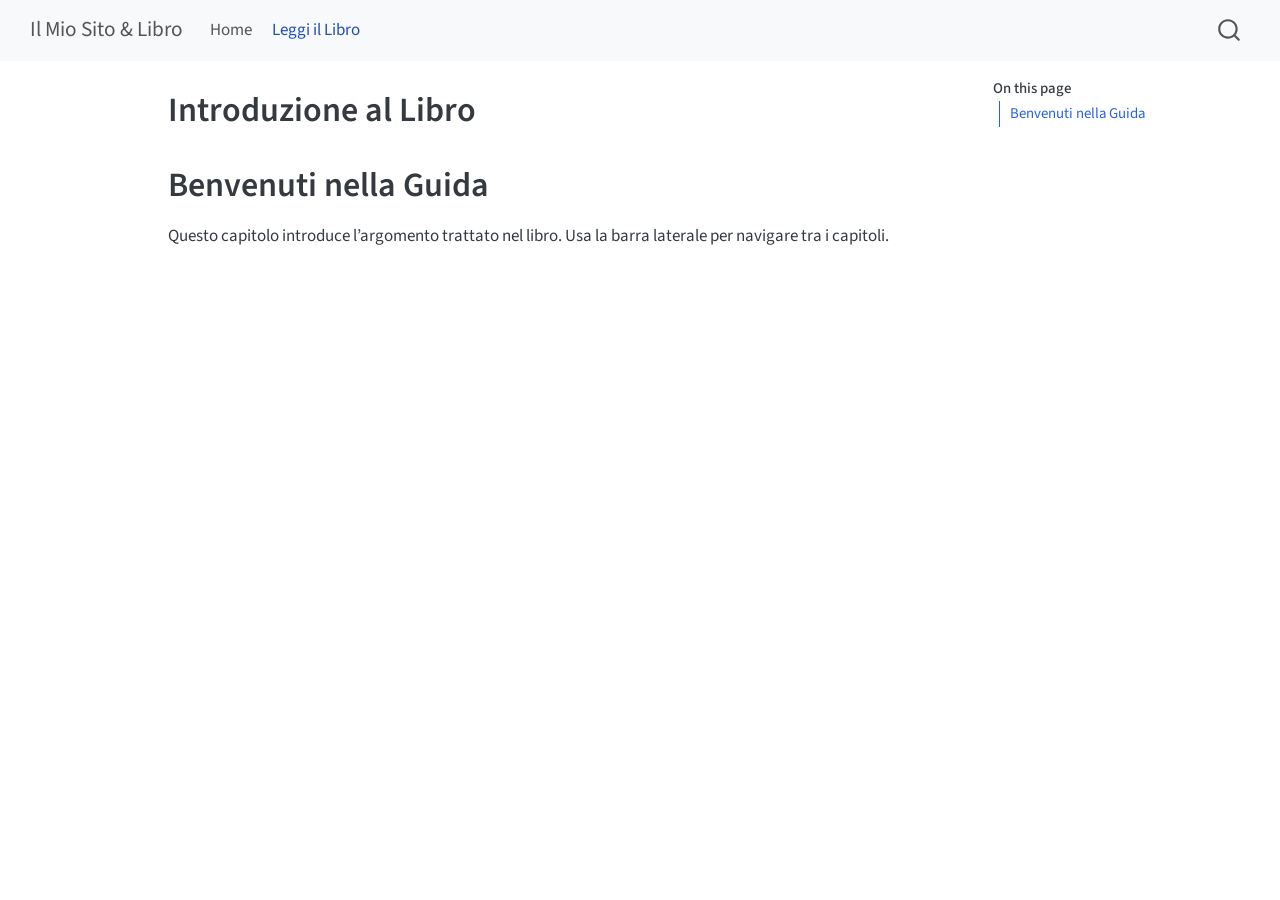
<file: libro/index.html>
<!DOCTYPE html>
<html xmlns="http://www.w3.org/1999/xhtml" lang="en" xml:lang="en"><head>

<meta charset="utf-8">
<meta name="generator" content="quarto-1.8.27">

<meta name="viewport" content="width=device-width, initial-scale=1.0, user-scalable=yes">


<title>Introduzione al Libro – Il Mio Sito &amp; Libro</title>
<style>
code{white-space: pre-wrap;}
span.smallcaps{font-variant: small-caps;}
div.columns{display: flex; gap: min(4vw, 1.5em);}
div.column{flex: auto; overflow-x: auto;}
div.hanging-indent{margin-left: 1.5em; text-indent: -1.5em;}
ul.task-list{list-style: none;}
ul.task-list li input[type="checkbox"] {
  width: 0.8em;
  margin: 0 0.8em 0.2em -1em; /* quarto-specific, see https://github.com/quarto-dev/quarto-cli/issues/4556 */ 
  vertical-align: middle;
}
</style>


<script src="../site_libs/quarto-nav/quarto-nav.js"></script>
<script src="../site_libs/quarto-nav/headroom.min.js"></script>
<script src="../site_libs/clipboard/clipboard.min.js"></script>
<script src="../site_libs/quarto-search/autocomplete.umd.js"></script>
<script src="../site_libs/quarto-search/fuse.min.js"></script>
<script src="../site_libs/quarto-search/quarto-search.js"></script>
<meta name="quarto:offset" content="../">
<script src="../site_libs/quarto-html/quarto.js" type="module"></script>
<script src="../site_libs/quarto-html/tabsets/tabsets.js" type="module"></script>
<script src="../site_libs/quarto-html/axe/axe-check.js" type="module"></script>
<script src="../site_libs/quarto-html/popper.min.js"></script>
<script src="../site_libs/quarto-html/tippy.umd.min.js"></script>
<script src="../site_libs/quarto-html/anchor.min.js"></script>
<link href="../site_libs/quarto-html/tippy.css" rel="stylesheet">
<link href="../site_libs/quarto-html/quarto-syntax-highlighting-ed96de9b727972fe78a7b5d16c58bf87.css" rel="stylesheet" id="quarto-text-highlighting-styles">
<script src="../site_libs/bootstrap/bootstrap.min.js"></script>
<link href="../site_libs/bootstrap/bootstrap-icons.css" rel="stylesheet">
<link href="../site_libs/bootstrap/bootstrap-e31584831b205ffbb2d98406f31c2a5b.min.css" rel="stylesheet" append-hash="true" id="quarto-bootstrap" data-mode="light">
<script id="quarto-search-options" type="application/json">{
  "location": "navbar",
  "copy-button": false,
  "collapse-after": 3,
  "panel-placement": "end",
  "type": "overlay",
  "limit": 50,
  "keyboard-shortcut": [
    "f",
    "/",
    "s"
  ],
  "show-item-context": false,
  "language": {
    "search-no-results-text": "No results",
    "search-matching-documents-text": "matching documents",
    "search-copy-link-title": "Copy link to search",
    "search-hide-matches-text": "Hide additional matches",
    "search-more-match-text": "more match in this document",
    "search-more-matches-text": "more matches in this document",
    "search-clear-button-title": "Clear",
    "search-text-placeholder": "",
    "search-detached-cancel-button-title": "Cancel",
    "search-submit-button-title": "Submit",
    "search-label": "Search"
  }
}</script>


</head>

<body class="nav-fixed quarto-light">

<div id="quarto-search-results"></div>
  <header id="quarto-header" class="headroom fixed-top">
    <nav class="navbar navbar-expand-lg " data-bs-theme="dark">
      <div class="navbar-container container-fluid">
      <div class="navbar-brand-container mx-auto">
    <a class="navbar-brand" href="../index.html">
    <span class="navbar-title">Il Mio Sito &amp; Libro</span>
    </a>
  </div>
            <div id="quarto-search" class="" title="Search"></div>
          <button class="navbar-toggler" type="button" data-bs-toggle="collapse" data-bs-target="#navbarCollapse" aria-controls="navbarCollapse" role="menu" aria-expanded="false" aria-label="Toggle navigation" onclick="if (window.quartoToggleHeadroom) { window.quartoToggleHeadroom(); }">
  <span class="navbar-toggler-icon"></span>
</button>
          <div class="collapse navbar-collapse" id="navbarCollapse">
            <ul class="navbar-nav navbar-nav-scroll me-auto">
  <li class="nav-item">
    <a class="nav-link" href="../index.html"> 
<span class="menu-text">Home</span></a>
  </li>  
  <li class="nav-item">
    <a class="nav-link active" href="../libro/index.html" aria-current="page"> 
<span class="menu-text">Leggi il Libro</span></a>
  </li>  
</ul>
          </div> <!-- /navcollapse -->
            <div class="quarto-navbar-tools">
</div>
      </div> <!-- /container-fluid -->
    </nav>
</header>
<!-- content -->
<div id="quarto-content" class="quarto-container page-columns page-rows-contents page-layout-article page-navbar">
<!-- sidebar -->
<!-- margin-sidebar -->
    <div id="quarto-margin-sidebar" class="sidebar margin-sidebar">
        <nav id="TOC" role="doc-toc" class="toc-active">
    <h2 id="toc-title">On this page</h2>
   
  <ul>
  <li><a href="#benvenuti-nella-guida" id="toc-benvenuti-nella-guida" class="nav-link active" data-scroll-target="#benvenuti-nella-guida">Benvenuti nella Guida</a></li>
  </ul>
</nav>
    </div>
<!-- main -->
<main class="content" id="quarto-document-content">

<header id="title-block-header" class="quarto-title-block default">
<div class="quarto-title">
<h1 class="title">Introduzione al Libro</h1>
</div>



<div class="quarto-title-meta">

    
  
    
  </div>
  


</header>


<section id="benvenuti-nella-guida" class="level1">
<h1>Benvenuti nella Guida</h1>
<p>Questo capitolo introduce l’argomento trattato nel libro. Usa la barra laterale per navigare tra i capitoli.</p>


</section>

</main> <!-- /main -->
<script id="quarto-html-after-body" type="application/javascript">
  window.document.addEventListener("DOMContentLoaded", function (event) {
    const icon = "";
    const anchorJS = new window.AnchorJS();
    anchorJS.options = {
      placement: 'right',
      icon: icon
    };
    anchorJS.add('.anchored');
    const isCodeAnnotation = (el) => {
      for (const clz of el.classList) {
        if (clz.startsWith('code-annotation-')) {                     
          return true;
        }
      }
      return false;
    }
    const onCopySuccess = function(e) {
      // button target
      const button = e.trigger;
      // don't keep focus
      button.blur();
      // flash "checked"
      button.classList.add('code-copy-button-checked');
      var currentTitle = button.getAttribute("title");
      button.setAttribute("title", "Copied!");
      let tooltip;
      if (window.bootstrap) {
        button.setAttribute("data-bs-toggle", "tooltip");
        button.setAttribute("data-bs-placement", "left");
        button.setAttribute("data-bs-title", "Copied!");
        tooltip = new bootstrap.Tooltip(button, 
          { trigger: "manual", 
            customClass: "code-copy-button-tooltip",
            offset: [0, -8]});
        tooltip.show();    
      }
      setTimeout(function() {
        if (tooltip) {
          tooltip.hide();
          button.removeAttribute("data-bs-title");
          button.removeAttribute("data-bs-toggle");
          button.removeAttribute("data-bs-placement");
        }
        button.setAttribute("title", currentTitle);
        button.classList.remove('code-copy-button-checked');
      }, 1000);
      // clear code selection
      e.clearSelection();
    }
    const getTextToCopy = function(trigger) {
      const outerScaffold = trigger.parentElement.cloneNode(true);
      const codeEl = outerScaffold.querySelector('code');
      for (const childEl of codeEl.children) {
        if (isCodeAnnotation(childEl)) {
          childEl.remove();
        }
      }
      return codeEl.innerText;
    }
    const clipboard = new window.ClipboardJS('.code-copy-button:not([data-in-quarto-modal])', {
      text: getTextToCopy
    });
    clipboard.on('success', onCopySuccess);
    if (window.document.getElementById('quarto-embedded-source-code-modal')) {
      const clipboardModal = new window.ClipboardJS('.code-copy-button[data-in-quarto-modal]', {
        text: getTextToCopy,
        container: window.document.getElementById('quarto-embedded-source-code-modal')
      });
      clipboardModal.on('success', onCopySuccess);
    }
      var localhostRegex = new RegExp(/^(?:http|https):\/\/localhost\:?[0-9]*\//);
      var mailtoRegex = new RegExp(/^mailto:/);
        var filterRegex = new RegExp('/' + window.location.host + '/');
      var isInternal = (href) => {
          return filterRegex.test(href) || localhostRegex.test(href) || mailtoRegex.test(href);
      }
      // Inspect non-navigation links and adorn them if external
     var links = window.document.querySelectorAll('a[href]:not(.nav-link):not(.navbar-brand):not(.toc-action):not(.sidebar-link):not(.sidebar-item-toggle):not(.pagination-link):not(.no-external):not([aria-hidden]):not(.dropdown-item):not(.quarto-navigation-tool):not(.about-link)');
      for (var i=0; i<links.length; i++) {
        const link = links[i];
        if (!isInternal(link.href)) {
          // undo the damage that might have been done by quarto-nav.js in the case of
          // links that we want to consider external
          if (link.dataset.originalHref !== undefined) {
            link.href = link.dataset.originalHref;
          }
        }
      }
    function tippyHover(el, contentFn, onTriggerFn, onUntriggerFn) {
      const config = {
        allowHTML: true,
        maxWidth: 500,
        delay: 100,
        arrow: false,
        appendTo: function(el) {
            return el.parentElement;
        },
        interactive: true,
        interactiveBorder: 10,
        theme: 'quarto',
        placement: 'bottom-start',
      };
      if (contentFn) {
        config.content = contentFn;
      }
      if (onTriggerFn) {
        config.onTrigger = onTriggerFn;
      }
      if (onUntriggerFn) {
        config.onUntrigger = onUntriggerFn;
      }
      window.tippy(el, config); 
    }
    const noterefs = window.document.querySelectorAll('a[role="doc-noteref"]');
    for (var i=0; i<noterefs.length; i++) {
      const ref = noterefs[i];
      tippyHover(ref, function() {
        // use id or data attribute instead here
        let href = ref.getAttribute('data-footnote-href') || ref.getAttribute('href');
        try { href = new URL(href).hash; } catch {}
        const id = href.replace(/^#\/?/, "");
        const note = window.document.getElementById(id);
        if (note) {
          return note.innerHTML;
        } else {
          return "";
        }
      });
    }
    const xrefs = window.document.querySelectorAll('a.quarto-xref');
    const processXRef = (id, note) => {
      // Strip column container classes
      const stripColumnClz = (el) => {
        el.classList.remove("page-full", "page-columns");
        if (el.children) {
          for (const child of el.children) {
            stripColumnClz(child);
          }
        }
      }
      stripColumnClz(note)
      if (id === null || id.startsWith('sec-')) {
        // Special case sections, only their first couple elements
        const container = document.createElement("div");
        if (note.children && note.children.length > 2) {
          container.appendChild(note.children[0].cloneNode(true));
          for (let i = 1; i < note.children.length; i++) {
            const child = note.children[i];
            if (child.tagName === "P" && child.innerText === "") {
              continue;
            } else {
              container.appendChild(child.cloneNode(true));
              break;
            }
          }
          if (window.Quarto?.typesetMath) {
            window.Quarto.typesetMath(container);
          }
          return container.innerHTML
        } else {
          if (window.Quarto?.typesetMath) {
            window.Quarto.typesetMath(note);
          }
          return note.innerHTML;
        }
      } else {
        // Remove any anchor links if they are present
        const anchorLink = note.querySelector('a.anchorjs-link');
        if (anchorLink) {
          anchorLink.remove();
        }
        if (window.Quarto?.typesetMath) {
          window.Quarto.typesetMath(note);
        }
        if (note.classList.contains("callout")) {
          return note.outerHTML;
        } else {
          return note.innerHTML;
        }
      }
    }
    for (var i=0; i<xrefs.length; i++) {
      const xref = xrefs[i];
      tippyHover(xref, undefined, function(instance) {
        instance.disable();
        let url = xref.getAttribute('href');
        let hash = undefined; 
        if (url.startsWith('#')) {
          hash = url;
        } else {
          try { hash = new URL(url).hash; } catch {}
        }
        if (hash) {
          const id = hash.replace(/^#\/?/, "");
          const note = window.document.getElementById(id);
          if (note !== null) {
            try {
              const html = processXRef(id, note.cloneNode(true));
              instance.setContent(html);
            } finally {
              instance.enable();
              instance.show();
            }
          } else {
            // See if we can fetch this
            fetch(url.split('#')[0])
            .then(res => res.text())
            .then(html => {
              const parser = new DOMParser();
              const htmlDoc = parser.parseFromString(html, "text/html");
              const note = htmlDoc.getElementById(id);
              if (note !== null) {
                const html = processXRef(id, note);
                instance.setContent(html);
              } 
            }).finally(() => {
              instance.enable();
              instance.show();
            });
          }
        } else {
          // See if we can fetch a full url (with no hash to target)
          // This is a special case and we should probably do some content thinning / targeting
          fetch(url)
          .then(res => res.text())
          .then(html => {
            const parser = new DOMParser();
            const htmlDoc = parser.parseFromString(html, "text/html");
            const note = htmlDoc.querySelector('main.content');
            if (note !== null) {
              // This should only happen for chapter cross references
              // (since there is no id in the URL)
              // remove the first header
              if (note.children.length > 0 && note.children[0].tagName === "HEADER") {
                note.children[0].remove();
              }
              const html = processXRef(null, note);
              instance.setContent(html);
            } 
          }).finally(() => {
            instance.enable();
            instance.show();
          });
        }
      }, function(instance) {
      });
    }
        let selectedAnnoteEl;
        const selectorForAnnotation = ( cell, annotation) => {
          let cellAttr = 'data-code-cell="' + cell + '"';
          let lineAttr = 'data-code-annotation="' +  annotation + '"';
          const selector = 'span[' + cellAttr + '][' + lineAttr + ']';
          return selector;
        }
        const selectCodeLines = (annoteEl) => {
          const doc = window.document;
          const targetCell = annoteEl.getAttribute("data-target-cell");
          const targetAnnotation = annoteEl.getAttribute("data-target-annotation");
          const annoteSpan = window.document.querySelector(selectorForAnnotation(targetCell, targetAnnotation));
          const lines = annoteSpan.getAttribute("data-code-lines").split(",");
          const lineIds = lines.map((line) => {
            return targetCell + "-" + line;
          })
          let top = null;
          let height = null;
          let parent = null;
          if (lineIds.length > 0) {
              //compute the position of the single el (top and bottom and make a div)
              const el = window.document.getElementById(lineIds[0]);
              top = el.offsetTop;
              height = el.offsetHeight;
              parent = el.parentElement.parentElement;
            if (lineIds.length > 1) {
              const lastEl = window.document.getElementById(lineIds[lineIds.length - 1]);
              const bottom = lastEl.offsetTop + lastEl.offsetHeight;
              height = bottom - top;
            }
            if (top !== null && height !== null && parent !== null) {
              // cook up a div (if necessary) and position it 
              let div = window.document.getElementById("code-annotation-line-highlight");
              if (div === null) {
                div = window.document.createElement("div");
                div.setAttribute("id", "code-annotation-line-highlight");
                div.style.position = 'absolute';
                parent.appendChild(div);
              }
              div.style.top = top - 2 + "px";
              div.style.height = height + 4 + "px";
              div.style.left = 0;
              let gutterDiv = window.document.getElementById("code-annotation-line-highlight-gutter");
              if (gutterDiv === null) {
                gutterDiv = window.document.createElement("div");
                gutterDiv.setAttribute("id", "code-annotation-line-highlight-gutter");
                gutterDiv.style.position = 'absolute';
                const codeCell = window.document.getElementById(targetCell);
                const gutter = codeCell.querySelector('.code-annotation-gutter');
                gutter.appendChild(gutterDiv);
              }
              gutterDiv.style.top = top - 2 + "px";
              gutterDiv.style.height = height + 4 + "px";
            }
            selectedAnnoteEl = annoteEl;
          }
        };
        const unselectCodeLines = () => {
          const elementsIds = ["code-annotation-line-highlight", "code-annotation-line-highlight-gutter"];
          elementsIds.forEach((elId) => {
            const div = window.document.getElementById(elId);
            if (div) {
              div.remove();
            }
          });
          selectedAnnoteEl = undefined;
        };
          // Handle positioning of the toggle
      window.addEventListener(
        "resize",
        throttle(() => {
          elRect = undefined;
          if (selectedAnnoteEl) {
            selectCodeLines(selectedAnnoteEl);
          }
        }, 10)
      );
      function throttle(fn, ms) {
      let throttle = false;
      let timer;
        return (...args) => {
          if(!throttle) { // first call gets through
              fn.apply(this, args);
              throttle = true;
          } else { // all the others get throttled
              if(timer) clearTimeout(timer); // cancel #2
              timer = setTimeout(() => {
                fn.apply(this, args);
                timer = throttle = false;
              }, ms);
          }
        };
      }
        // Attach click handler to the DT
        const annoteDls = window.document.querySelectorAll('dt[data-target-cell]');
        for (const annoteDlNode of annoteDls) {
          annoteDlNode.addEventListener('click', (event) => {
            const clickedEl = event.target;
            if (clickedEl !== selectedAnnoteEl) {
              unselectCodeLines();
              const activeEl = window.document.querySelector('dt[data-target-cell].code-annotation-active');
              if (activeEl) {
                activeEl.classList.remove('code-annotation-active');
              }
              selectCodeLines(clickedEl);
              clickedEl.classList.add('code-annotation-active');
            } else {
              // Unselect the line
              unselectCodeLines();
              clickedEl.classList.remove('code-annotation-active');
            }
          });
        }
    const findCites = (el) => {
      const parentEl = el.parentElement;
      if (parentEl) {
        const cites = parentEl.dataset.cites;
        if (cites) {
          return {
            el,
            cites: cites.split(' ')
          };
        } else {
          return findCites(el.parentElement)
        }
      } else {
        return undefined;
      }
    };
    var bibliorefs = window.document.querySelectorAll('a[role="doc-biblioref"]');
    for (var i=0; i<bibliorefs.length; i++) {
      const ref = bibliorefs[i];
      const citeInfo = findCites(ref);
      if (citeInfo) {
        tippyHover(citeInfo.el, function() {
          var popup = window.document.createElement('div');
          citeInfo.cites.forEach(function(cite) {
            var citeDiv = window.document.createElement('div');
            citeDiv.classList.add('hanging-indent');
            citeDiv.classList.add('csl-entry');
            var biblioDiv = window.document.getElementById('ref-' + cite);
            if (biblioDiv) {
              citeDiv.innerHTML = biblioDiv.innerHTML;
            }
            popup.appendChild(citeDiv);
          });
          return popup.innerHTML;
        });
      }
    }
  });
  </script>
</div> <!-- /content -->




</body></html>
</file>
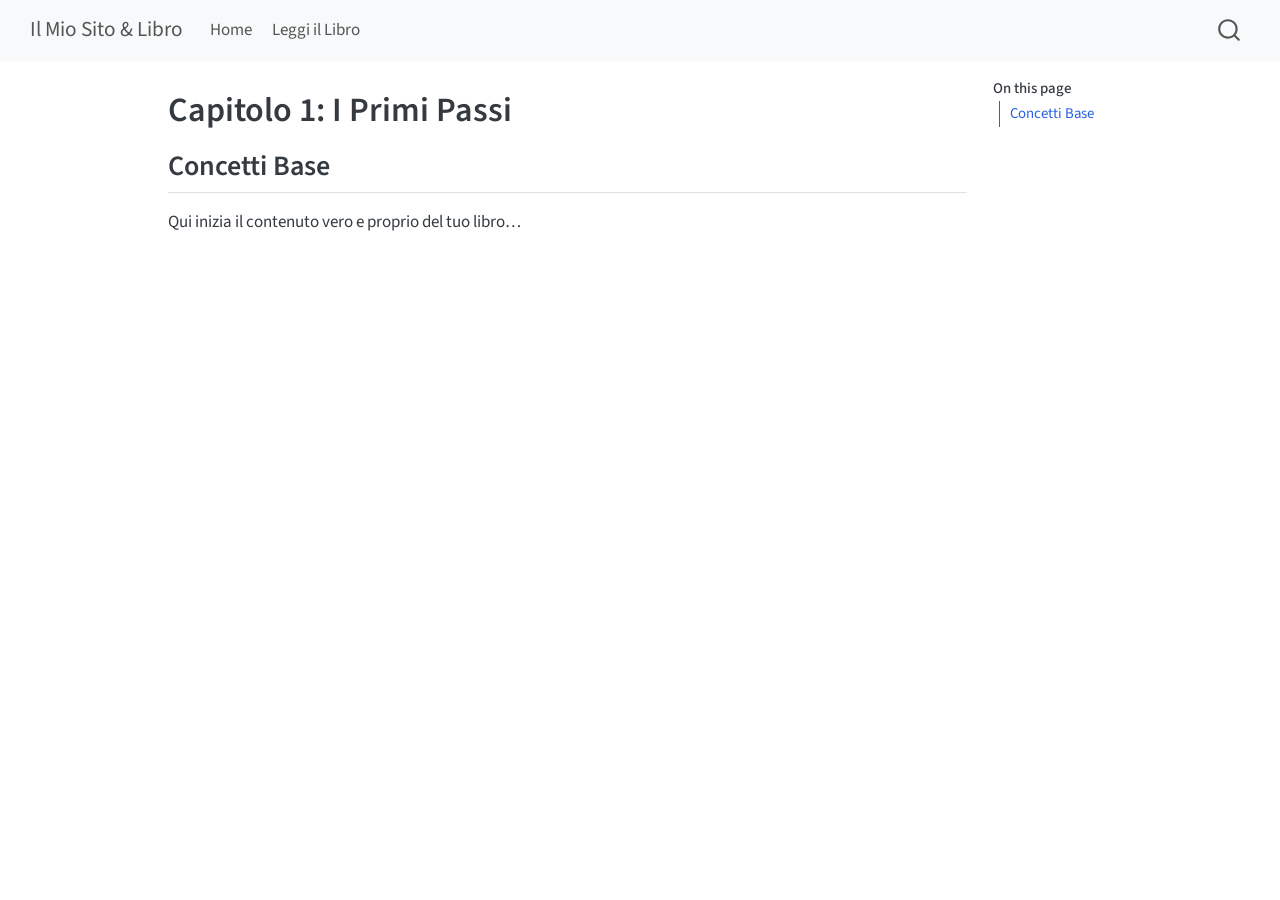
<file: libro/capitolo1.html>
<!DOCTYPE html>
<html xmlns="http://www.w3.org/1999/xhtml" lang="en" xml:lang="en"><head>

<meta charset="utf-8">
<meta name="generator" content="quarto-1.8.27">

<meta name="viewport" content="width=device-width, initial-scale=1.0, user-scalable=yes">


<title>Capitolo 1: I Primi Passi – Il Mio Sito &amp; Libro</title>
<style>
code{white-space: pre-wrap;}
span.smallcaps{font-variant: small-caps;}
div.columns{display: flex; gap: min(4vw, 1.5em);}
div.column{flex: auto; overflow-x: auto;}
div.hanging-indent{margin-left: 1.5em; text-indent: -1.5em;}
ul.task-list{list-style: none;}
ul.task-list li input[type="checkbox"] {
  width: 0.8em;
  margin: 0 0.8em 0.2em -1em; /* quarto-specific, see https://github.com/quarto-dev/quarto-cli/issues/4556 */ 
  vertical-align: middle;
}
</style>


<script src="../site_libs/quarto-nav/quarto-nav.js"></script>
<script src="../site_libs/quarto-nav/headroom.min.js"></script>
<script src="../site_libs/clipboard/clipboard.min.js"></script>
<script src="../site_libs/quarto-search/autocomplete.umd.js"></script>
<script src="../site_libs/quarto-search/fuse.min.js"></script>
<script src="../site_libs/quarto-search/quarto-search.js"></script>
<meta name="quarto:offset" content="../">
<script src="../site_libs/quarto-html/quarto.js" type="module"></script>
<script src="../site_libs/quarto-html/tabsets/tabsets.js" type="module"></script>
<script src="../site_libs/quarto-html/axe/axe-check.js" type="module"></script>
<script src="../site_libs/quarto-html/popper.min.js"></script>
<script src="../site_libs/quarto-html/tippy.umd.min.js"></script>
<script src="../site_libs/quarto-html/anchor.min.js"></script>
<link href="../site_libs/quarto-html/tippy.css" rel="stylesheet">
<link href="../site_libs/quarto-html/quarto-syntax-highlighting-ed96de9b727972fe78a7b5d16c58bf87.css" rel="stylesheet" id="quarto-text-highlighting-styles">
<script src="../site_libs/bootstrap/bootstrap.min.js"></script>
<link href="../site_libs/bootstrap/bootstrap-icons.css" rel="stylesheet">
<link href="../site_libs/bootstrap/bootstrap-e31584831b205ffbb2d98406f31c2a5b.min.css" rel="stylesheet" append-hash="true" id="quarto-bootstrap" data-mode="light">
<script id="quarto-search-options" type="application/json">{
  "location": "navbar",
  "copy-button": false,
  "collapse-after": 3,
  "panel-placement": "end",
  "type": "overlay",
  "limit": 50,
  "keyboard-shortcut": [
    "f",
    "/",
    "s"
  ],
  "show-item-context": false,
  "language": {
    "search-no-results-text": "No results",
    "search-matching-documents-text": "matching documents",
    "search-copy-link-title": "Copy link to search",
    "search-hide-matches-text": "Hide additional matches",
    "search-more-match-text": "more match in this document",
    "search-more-matches-text": "more matches in this document",
    "search-clear-button-title": "Clear",
    "search-text-placeholder": "",
    "search-detached-cancel-button-title": "Cancel",
    "search-submit-button-title": "Submit",
    "search-label": "Search"
  }
}</script>


</head>

<body class="nav-fixed quarto-light">

<div id="quarto-search-results"></div>
  <header id="quarto-header" class="headroom fixed-top">
    <nav class="navbar navbar-expand-lg " data-bs-theme="dark">
      <div class="navbar-container container-fluid">
      <div class="navbar-brand-container mx-auto">
    <a class="navbar-brand" href="../index.html">
    <span class="navbar-title">Il Mio Sito &amp; Libro</span>
    </a>
  </div>
            <div id="quarto-search" class="" title="Search"></div>
          <button class="navbar-toggler" type="button" data-bs-toggle="collapse" data-bs-target="#navbarCollapse" aria-controls="navbarCollapse" role="menu" aria-expanded="false" aria-label="Toggle navigation" onclick="if (window.quartoToggleHeadroom) { window.quartoToggleHeadroom(); }">
  <span class="navbar-toggler-icon"></span>
</button>
          <div class="collapse navbar-collapse" id="navbarCollapse">
            <ul class="navbar-nav navbar-nav-scroll me-auto">
  <li class="nav-item">
    <a class="nav-link" href="../index.html"> 
<span class="menu-text">Home</span></a>
  </li>  
  <li class="nav-item">
    <a class="nav-link" href="../libro/index.html"> 
<span class="menu-text">Leggi il Libro</span></a>
  </li>  
</ul>
          </div> <!-- /navcollapse -->
            <div class="quarto-navbar-tools">
</div>
      </div> <!-- /container-fluid -->
    </nav>
</header>
<!-- content -->
<div id="quarto-content" class="quarto-container page-columns page-rows-contents page-layout-article page-navbar">
<!-- sidebar -->
<!-- margin-sidebar -->
    <div id="quarto-margin-sidebar" class="sidebar margin-sidebar">
        <nav id="TOC" role="doc-toc" class="toc-active">
    <h2 id="toc-title">On this page</h2>
   
  <ul>
  <li><a href="#concetti-base" id="toc-concetti-base" class="nav-link active" data-scroll-target="#concetti-base">Concetti Base</a></li>
  </ul>
</nav>
    </div>
<!-- main -->
<main class="content" id="quarto-document-content">

<header id="title-block-header" class="quarto-title-block default">
<div class="quarto-title">
<h1 class="title">Capitolo 1: I Primi Passi</h1>
</div>



<div class="quarto-title-meta">

    
  
    
  </div>
  


</header>


<section id="concetti-base" class="level2">
<h2 class="anchored" data-anchor-id="concetti-base">Concetti Base</h2>
<p>Qui inizia il contenuto vero e proprio del tuo libro…</p>


</section>

</main> <!-- /main -->
<script id="quarto-html-after-body" type="application/javascript">
  window.document.addEventListener("DOMContentLoaded", function (event) {
    const icon = "";
    const anchorJS = new window.AnchorJS();
    anchorJS.options = {
      placement: 'right',
      icon: icon
    };
    anchorJS.add('.anchored');
    const isCodeAnnotation = (el) => {
      for (const clz of el.classList) {
        if (clz.startsWith('code-annotation-')) {                     
          return true;
        }
      }
      return false;
    }
    const onCopySuccess = function(e) {
      // button target
      const button = e.trigger;
      // don't keep focus
      button.blur();
      // flash "checked"
      button.classList.add('code-copy-button-checked');
      var currentTitle = button.getAttribute("title");
      button.setAttribute("title", "Copied!");
      let tooltip;
      if (window.bootstrap) {
        button.setAttribute("data-bs-toggle", "tooltip");
        button.setAttribute("data-bs-placement", "left");
        button.setAttribute("data-bs-title", "Copied!");
        tooltip = new bootstrap.Tooltip(button, 
          { trigger: "manual", 
            customClass: "code-copy-button-tooltip",
            offset: [0, -8]});
        tooltip.show();    
      }
      setTimeout(function() {
        if (tooltip) {
          tooltip.hide();
          button.removeAttribute("data-bs-title");
          button.removeAttribute("data-bs-toggle");
          button.removeAttribute("data-bs-placement");
        }
        button.setAttribute("title", currentTitle);
        button.classList.remove('code-copy-button-checked');
      }, 1000);
      // clear code selection
      e.clearSelection();
    }
    const getTextToCopy = function(trigger) {
      const outerScaffold = trigger.parentElement.cloneNode(true);
      const codeEl = outerScaffold.querySelector('code');
      for (const childEl of codeEl.children) {
        if (isCodeAnnotation(childEl)) {
          childEl.remove();
        }
      }
      return codeEl.innerText;
    }
    const clipboard = new window.ClipboardJS('.code-copy-button:not([data-in-quarto-modal])', {
      text: getTextToCopy
    });
    clipboard.on('success', onCopySuccess);
    if (window.document.getElementById('quarto-embedded-source-code-modal')) {
      const clipboardModal = new window.ClipboardJS('.code-copy-button[data-in-quarto-modal]', {
        text: getTextToCopy,
        container: window.document.getElementById('quarto-embedded-source-code-modal')
      });
      clipboardModal.on('success', onCopySuccess);
    }
      var localhostRegex = new RegExp(/^(?:http|https):\/\/localhost\:?[0-9]*\//);
      var mailtoRegex = new RegExp(/^mailto:/);
        var filterRegex = new RegExp('/' + window.location.host + '/');
      var isInternal = (href) => {
          return filterRegex.test(href) || localhostRegex.test(href) || mailtoRegex.test(href);
      }
      // Inspect non-navigation links and adorn them if external
     var links = window.document.querySelectorAll('a[href]:not(.nav-link):not(.navbar-brand):not(.toc-action):not(.sidebar-link):not(.sidebar-item-toggle):not(.pagination-link):not(.no-external):not([aria-hidden]):not(.dropdown-item):not(.quarto-navigation-tool):not(.about-link)');
      for (var i=0; i<links.length; i++) {
        const link = links[i];
        if (!isInternal(link.href)) {
          // undo the damage that might have been done by quarto-nav.js in the case of
          // links that we want to consider external
          if (link.dataset.originalHref !== undefined) {
            link.href = link.dataset.originalHref;
          }
        }
      }
    function tippyHover(el, contentFn, onTriggerFn, onUntriggerFn) {
      const config = {
        allowHTML: true,
        maxWidth: 500,
        delay: 100,
        arrow: false,
        appendTo: function(el) {
            return el.parentElement;
        },
        interactive: true,
        interactiveBorder: 10,
        theme: 'quarto',
        placement: 'bottom-start',
      };
      if (contentFn) {
        config.content = contentFn;
      }
      if (onTriggerFn) {
        config.onTrigger = onTriggerFn;
      }
      if (onUntriggerFn) {
        config.onUntrigger = onUntriggerFn;
      }
      window.tippy(el, config); 
    }
    const noterefs = window.document.querySelectorAll('a[role="doc-noteref"]');
    for (var i=0; i<noterefs.length; i++) {
      const ref = noterefs[i];
      tippyHover(ref, function() {
        // use id or data attribute instead here
        let href = ref.getAttribute('data-footnote-href') || ref.getAttribute('href');
        try { href = new URL(href).hash; } catch {}
        const id = href.replace(/^#\/?/, "");
        const note = window.document.getElementById(id);
        if (note) {
          return note.innerHTML;
        } else {
          return "";
        }
      });
    }
    const xrefs = window.document.querySelectorAll('a.quarto-xref');
    const processXRef = (id, note) => {
      // Strip column container classes
      const stripColumnClz = (el) => {
        el.classList.remove("page-full", "page-columns");
        if (el.children) {
          for (const child of el.children) {
            stripColumnClz(child);
          }
        }
      }
      stripColumnClz(note)
      if (id === null || id.startsWith('sec-')) {
        // Special case sections, only their first couple elements
        const container = document.createElement("div");
        if (note.children && note.children.length > 2) {
          container.appendChild(note.children[0].cloneNode(true));
          for (let i = 1; i < note.children.length; i++) {
            const child = note.children[i];
            if (child.tagName === "P" && child.innerText === "") {
              continue;
            } else {
              container.appendChild(child.cloneNode(true));
              break;
            }
          }
          if (window.Quarto?.typesetMath) {
            window.Quarto.typesetMath(container);
          }
          return container.innerHTML
        } else {
          if (window.Quarto?.typesetMath) {
            window.Quarto.typesetMath(note);
          }
          return note.innerHTML;
        }
      } else {
        // Remove any anchor links if they are present
        const anchorLink = note.querySelector('a.anchorjs-link');
        if (anchorLink) {
          anchorLink.remove();
        }
        if (window.Quarto?.typesetMath) {
          window.Quarto.typesetMath(note);
        }
        if (note.classList.contains("callout")) {
          return note.outerHTML;
        } else {
          return note.innerHTML;
        }
      }
    }
    for (var i=0; i<xrefs.length; i++) {
      const xref = xrefs[i];
      tippyHover(xref, undefined, function(instance) {
        instance.disable();
        let url = xref.getAttribute('href');
        let hash = undefined; 
        if (url.startsWith('#')) {
          hash = url;
        } else {
          try { hash = new URL(url).hash; } catch {}
        }
        if (hash) {
          const id = hash.replace(/^#\/?/, "");
          const note = window.document.getElementById(id);
          if (note !== null) {
            try {
              const html = processXRef(id, note.cloneNode(true));
              instance.setContent(html);
            } finally {
              instance.enable();
              instance.show();
            }
          } else {
            // See if we can fetch this
            fetch(url.split('#')[0])
            .then(res => res.text())
            .then(html => {
              const parser = new DOMParser();
              const htmlDoc = parser.parseFromString(html, "text/html");
              const note = htmlDoc.getElementById(id);
              if (note !== null) {
                const html = processXRef(id, note);
                instance.setContent(html);
              } 
            }).finally(() => {
              instance.enable();
              instance.show();
            });
          }
        } else {
          // See if we can fetch a full url (with no hash to target)
          // This is a special case and we should probably do some content thinning / targeting
          fetch(url)
          .then(res => res.text())
          .then(html => {
            const parser = new DOMParser();
            const htmlDoc = parser.parseFromString(html, "text/html");
            const note = htmlDoc.querySelector('main.content');
            if (note !== null) {
              // This should only happen for chapter cross references
              // (since there is no id in the URL)
              // remove the first header
              if (note.children.length > 0 && note.children[0].tagName === "HEADER") {
                note.children[0].remove();
              }
              const html = processXRef(null, note);
              instance.setContent(html);
            } 
          }).finally(() => {
            instance.enable();
            instance.show();
          });
        }
      }, function(instance) {
      });
    }
        let selectedAnnoteEl;
        const selectorForAnnotation = ( cell, annotation) => {
          let cellAttr = 'data-code-cell="' + cell + '"';
          let lineAttr = 'data-code-annotation="' +  annotation + '"';
          const selector = 'span[' + cellAttr + '][' + lineAttr + ']';
          return selector;
        }
        const selectCodeLines = (annoteEl) => {
          const doc = window.document;
          const targetCell = annoteEl.getAttribute("data-target-cell");
          const targetAnnotation = annoteEl.getAttribute("data-target-annotation");
          const annoteSpan = window.document.querySelector(selectorForAnnotation(targetCell, targetAnnotation));
          const lines = annoteSpan.getAttribute("data-code-lines").split(",");
          const lineIds = lines.map((line) => {
            return targetCell + "-" + line;
          })
          let top = null;
          let height = null;
          let parent = null;
          if (lineIds.length > 0) {
              //compute the position of the single el (top and bottom and make a div)
              const el = window.document.getElementById(lineIds[0]);
              top = el.offsetTop;
              height = el.offsetHeight;
              parent = el.parentElement.parentElement;
            if (lineIds.length > 1) {
              const lastEl = window.document.getElementById(lineIds[lineIds.length - 1]);
              const bottom = lastEl.offsetTop + lastEl.offsetHeight;
              height = bottom - top;
            }
            if (top !== null && height !== null && parent !== null) {
              // cook up a div (if necessary) and position it 
              let div = window.document.getElementById("code-annotation-line-highlight");
              if (div === null) {
                div = window.document.createElement("div");
                div.setAttribute("id", "code-annotation-line-highlight");
                div.style.position = 'absolute';
                parent.appendChild(div);
              }
              div.style.top = top - 2 + "px";
              div.style.height = height + 4 + "px";
              div.style.left = 0;
              let gutterDiv = window.document.getElementById("code-annotation-line-highlight-gutter");
              if (gutterDiv === null) {
                gutterDiv = window.document.createElement("div");
                gutterDiv.setAttribute("id", "code-annotation-line-highlight-gutter");
                gutterDiv.style.position = 'absolute';
                const codeCell = window.document.getElementById(targetCell);
                const gutter = codeCell.querySelector('.code-annotation-gutter');
                gutter.appendChild(gutterDiv);
              }
              gutterDiv.style.top = top - 2 + "px";
              gutterDiv.style.height = height + 4 + "px";
            }
            selectedAnnoteEl = annoteEl;
          }
        };
        const unselectCodeLines = () => {
          const elementsIds = ["code-annotation-line-highlight", "code-annotation-line-highlight-gutter"];
          elementsIds.forEach((elId) => {
            const div = window.document.getElementById(elId);
            if (div) {
              div.remove();
            }
          });
          selectedAnnoteEl = undefined;
        };
          // Handle positioning of the toggle
      window.addEventListener(
        "resize",
        throttle(() => {
          elRect = undefined;
          if (selectedAnnoteEl) {
            selectCodeLines(selectedAnnoteEl);
          }
        }, 10)
      );
      function throttle(fn, ms) {
      let throttle = false;
      let timer;
        return (...args) => {
          if(!throttle) { // first call gets through
              fn.apply(this, args);
              throttle = true;
          } else { // all the others get throttled
              if(timer) clearTimeout(timer); // cancel #2
              timer = setTimeout(() => {
                fn.apply(this, args);
                timer = throttle = false;
              }, ms);
          }
        };
      }
        // Attach click handler to the DT
        const annoteDls = window.document.querySelectorAll('dt[data-target-cell]');
        for (const annoteDlNode of annoteDls) {
          annoteDlNode.addEventListener('click', (event) => {
            const clickedEl = event.target;
            if (clickedEl !== selectedAnnoteEl) {
              unselectCodeLines();
              const activeEl = window.document.querySelector('dt[data-target-cell].code-annotation-active');
              if (activeEl) {
                activeEl.classList.remove('code-annotation-active');
              }
              selectCodeLines(clickedEl);
              clickedEl.classList.add('code-annotation-active');
            } else {
              // Unselect the line
              unselectCodeLines();
              clickedEl.classList.remove('code-annotation-active');
            }
          });
        }
    const findCites = (el) => {
      const parentEl = el.parentElement;
      if (parentEl) {
        const cites = parentEl.dataset.cites;
        if (cites) {
          return {
            el,
            cites: cites.split(' ')
          };
        } else {
          return findCites(el.parentElement)
        }
      } else {
        return undefined;
      }
    };
    var bibliorefs = window.document.querySelectorAll('a[role="doc-biblioref"]');
    for (var i=0; i<bibliorefs.length; i++) {
      const ref = bibliorefs[i];
      const citeInfo = findCites(ref);
      if (citeInfo) {
        tippyHover(citeInfo.el, function() {
          var popup = window.document.createElement('div');
          citeInfo.cites.forEach(function(cite) {
            var citeDiv = window.document.createElement('div');
            citeDiv.classList.add('hanging-indent');
            citeDiv.classList.add('csl-entry');
            var biblioDiv = window.document.getElementById('ref-' + cite);
            if (biblioDiv) {
              citeDiv.innerHTML = biblioDiv.innerHTML;
            }
            popup.appendChild(citeDiv);
          });
          return popup.innerHTML;
        });
      }
    }
  });
  </script>
</div> <!-- /content -->




</body></html>
</file>
<file: site_libs/quarto-html/tippy.css>
.tippy-box[data-animation=fade][data-state=hidden]{opacity:0}[data-tippy-root]{max-width:calc(100vw - 10px)}.tippy-box{position:relative;background-color:#333;color:#fff;border-radius:4px;font-size:14px;line-height:1.4;white-space:normal;outline:0;transition-property:transform,visibility,opacity}.tippy-box[data-placement^=top]>.tippy-arrow{bottom:0}.tippy-box[data-placement^=top]>.tippy-arrow:before{bottom:-7px;left:0;border-width:8px 8px 0;border-top-color:initial;transform-origin:center top}.tippy-box[data-placement^=bottom]>.tippy-arrow{top:0}.tippy-box[data-placement^=bottom]>.tippy-arrow:before{top:-7px;left:0;border-width:0 8px 8px;border-bottom-color:initial;transform-origin:center bottom}.tippy-box[data-placement^=left]>.tippy-arrow{right:0}.tippy-box[data-placement^=left]>.tippy-arrow:before{border-width:8px 0 8px 8px;border-left-color:initial;right:-7px;transform-origin:center left}.tippy-box[data-placement^=right]>.tippy-arrow{left:0}.tippy-box[data-placement^=right]>.tippy-arrow:before{left:-7px;border-width:8px 8px 8px 0;border-right-color:initial;transform-origin:center right}.tippy-box[data-inertia][data-state=visible]{transition-timing-function:cubic-bezier(.54,1.5,.38,1.11)}.tippy-arrow{width:16px;height:16px;color:#333}.tippy-arrow:before{content:"";position:absolute;border-color:transparent;border-style:solid}.tippy-content{position:relative;padding:5px 9px;z-index:1}
</file>
<file: site_libs/quarto-html/quarto-syntax-highlighting-ed96de9b727972fe78a7b5d16c58bf87.css>
/* quarto syntax highlight colors */
:root {
  --quarto-hl-ot-color: #003B4F;
  --quarto-hl-at-color: #657422;
  --quarto-hl-ss-color: #20794D;
  --quarto-hl-an-color: #5E5E5E;
  --quarto-hl-fu-color: #4758AB;
  --quarto-hl-st-color: #20794D;
  --quarto-hl-cf-color: #003B4F;
  --quarto-hl-op-color: #5E5E5E;
  --quarto-hl-er-color: #AD0000;
  --quarto-hl-bn-color: #AD0000;
  --quarto-hl-al-color: #AD0000;
  --quarto-hl-va-color: #111111;
  --quarto-hl-bu-color: inherit;
  --quarto-hl-ex-color: inherit;
  --quarto-hl-pp-color: #AD0000;
  --quarto-hl-in-color: #5E5E5E;
  --quarto-hl-vs-color: #20794D;
  --quarto-hl-wa-color: #5E5E5E;
  --quarto-hl-do-color: #5E5E5E;
  --quarto-hl-im-color: #00769E;
  --quarto-hl-ch-color: #20794D;
  --quarto-hl-dt-color: #AD0000;
  --quarto-hl-fl-color: #AD0000;
  --quarto-hl-co-color: #5E5E5E;
  --quarto-hl-cv-color: #5E5E5E;
  --quarto-hl-cn-color: #8f5902;
  --quarto-hl-sc-color: #5E5E5E;
  --quarto-hl-dv-color: #AD0000;
  --quarto-hl-kw-color: #003B4F;
}

/* other quarto variables */
:root {
  --quarto-font-monospace: SFMono-Regular, Menlo, Monaco, Consolas, "Liberation Mono", "Courier New", monospace;
}

/* syntax highlight based on Pandoc's rules */
pre > code.sourceCode > span {
  color: #003B4F;
}

code.sourceCode > span {
  color: #003B4F;
}

div.sourceCode,
div.sourceCode pre.sourceCode {
  color: #003B4F;
}

/* Normal */
code span {
  color: #003B4F;
}

/* Alert */
code span.al {
  color: #AD0000;
  font-style: inherit;
}

/* Annotation */
code span.an {
  color: #5E5E5E;
  font-style: inherit;
}

/* Attribute */
code span.at {
  color: #657422;
  font-style: inherit;
}

/* BaseN */
code span.bn {
  color: #AD0000;
  font-style: inherit;
}

/* BuiltIn */
code span.bu {
  font-style: inherit;
}

/* ControlFlow */
code span.cf {
  color: #003B4F;
  font-weight: bold;
  font-style: inherit;
}

/* Char */
code span.ch {
  color: #20794D;
  font-style: inherit;
}

/* Constant */
code span.cn {
  color: #8f5902;
  font-style: inherit;
}

/* Comment */
code span.co {
  color: #5E5E5E;
  font-style: inherit;
}

/* CommentVar */
code span.cv {
  color: #5E5E5E;
  font-style: italic;
}

/* Documentation */
code span.do {
  color: #5E5E5E;
  font-style: italic;
}

/* DataType */
code span.dt {
  color: #AD0000;
  font-style: inherit;
}

/* DecVal */
code span.dv {
  color: #AD0000;
  font-style: inherit;
}

/* Error */
code span.er {
  color: #AD0000;
  font-style: inherit;
}

/* Extension */
code span.ex {
  font-style: inherit;
}

/* Float */
code span.fl {
  color: #AD0000;
  font-style: inherit;
}

/* Function */
code span.fu {
  color: #4758AB;
  font-style: inherit;
}

/* Import */
code span.im {
  color: #00769E;
  font-style: inherit;
}

/* Information */
code span.in {
  color: #5E5E5E;
  font-style: inherit;
}

/* Keyword */
code span.kw {
  color: #003B4F;
  font-weight: bold;
  font-style: inherit;
}

/* Operator */
code span.op {
  color: #5E5E5E;
  font-style: inherit;
}

/* Other */
code span.ot {
  color: #003B4F;
  font-style: inherit;
}

/* Preprocessor */
code span.pp {
  color: #AD0000;
  font-style: inherit;
}

/* SpecialChar */
code span.sc {
  color: #5E5E5E;
  font-style: inherit;
}

/* SpecialString */
code span.ss {
  color: #20794D;
  font-style: inherit;
}

/* String */
code span.st {
  color: #20794D;
  font-style: inherit;
}

/* Variable */
code span.va {
  color: #111111;
  font-style: inherit;
}

/* VerbatimString */
code span.vs {
  color: #20794D;
  font-style: inherit;
}

/* Warning */
code span.wa {
  color: #5E5E5E;
  font-style: italic;
}

.prevent-inlining {
  content: "</";
}

/*# sourceMappingURL=0920dd6d7437995b8cdf7429764427b1.css.map */
</file>
